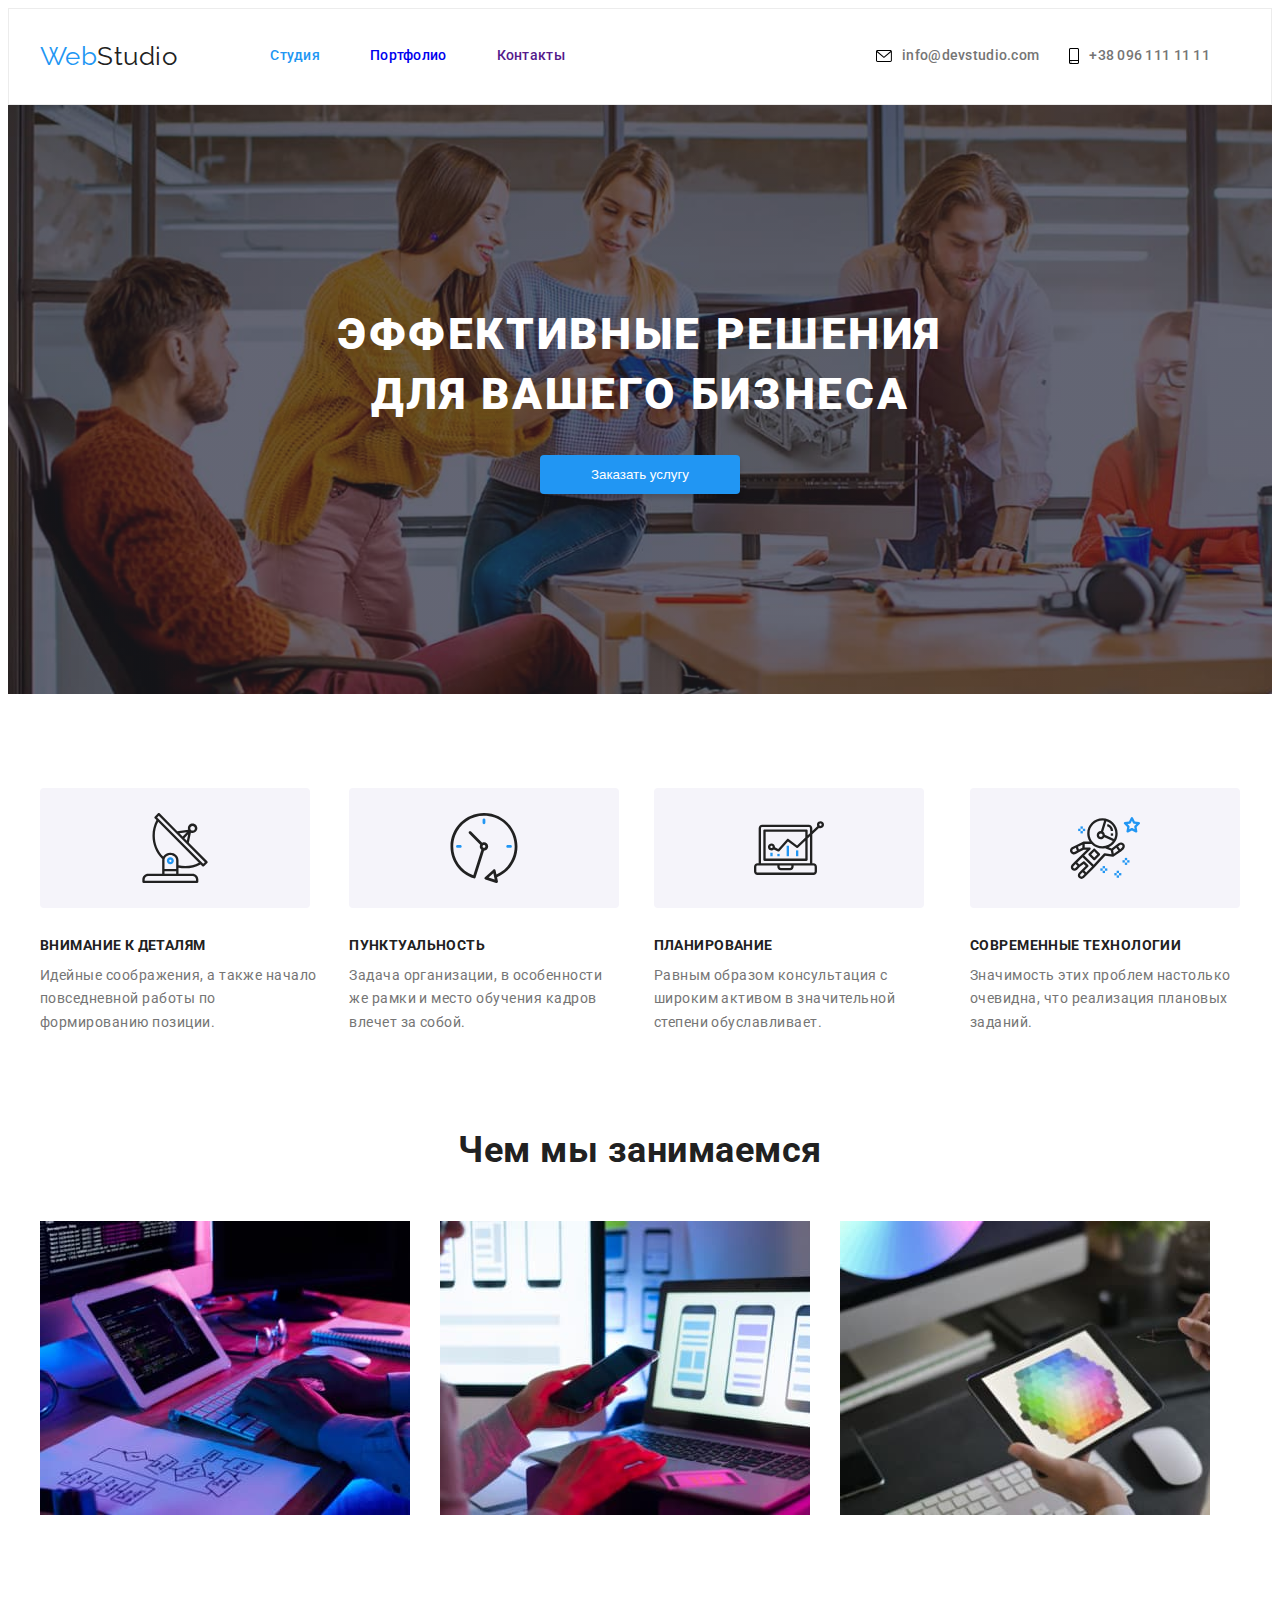
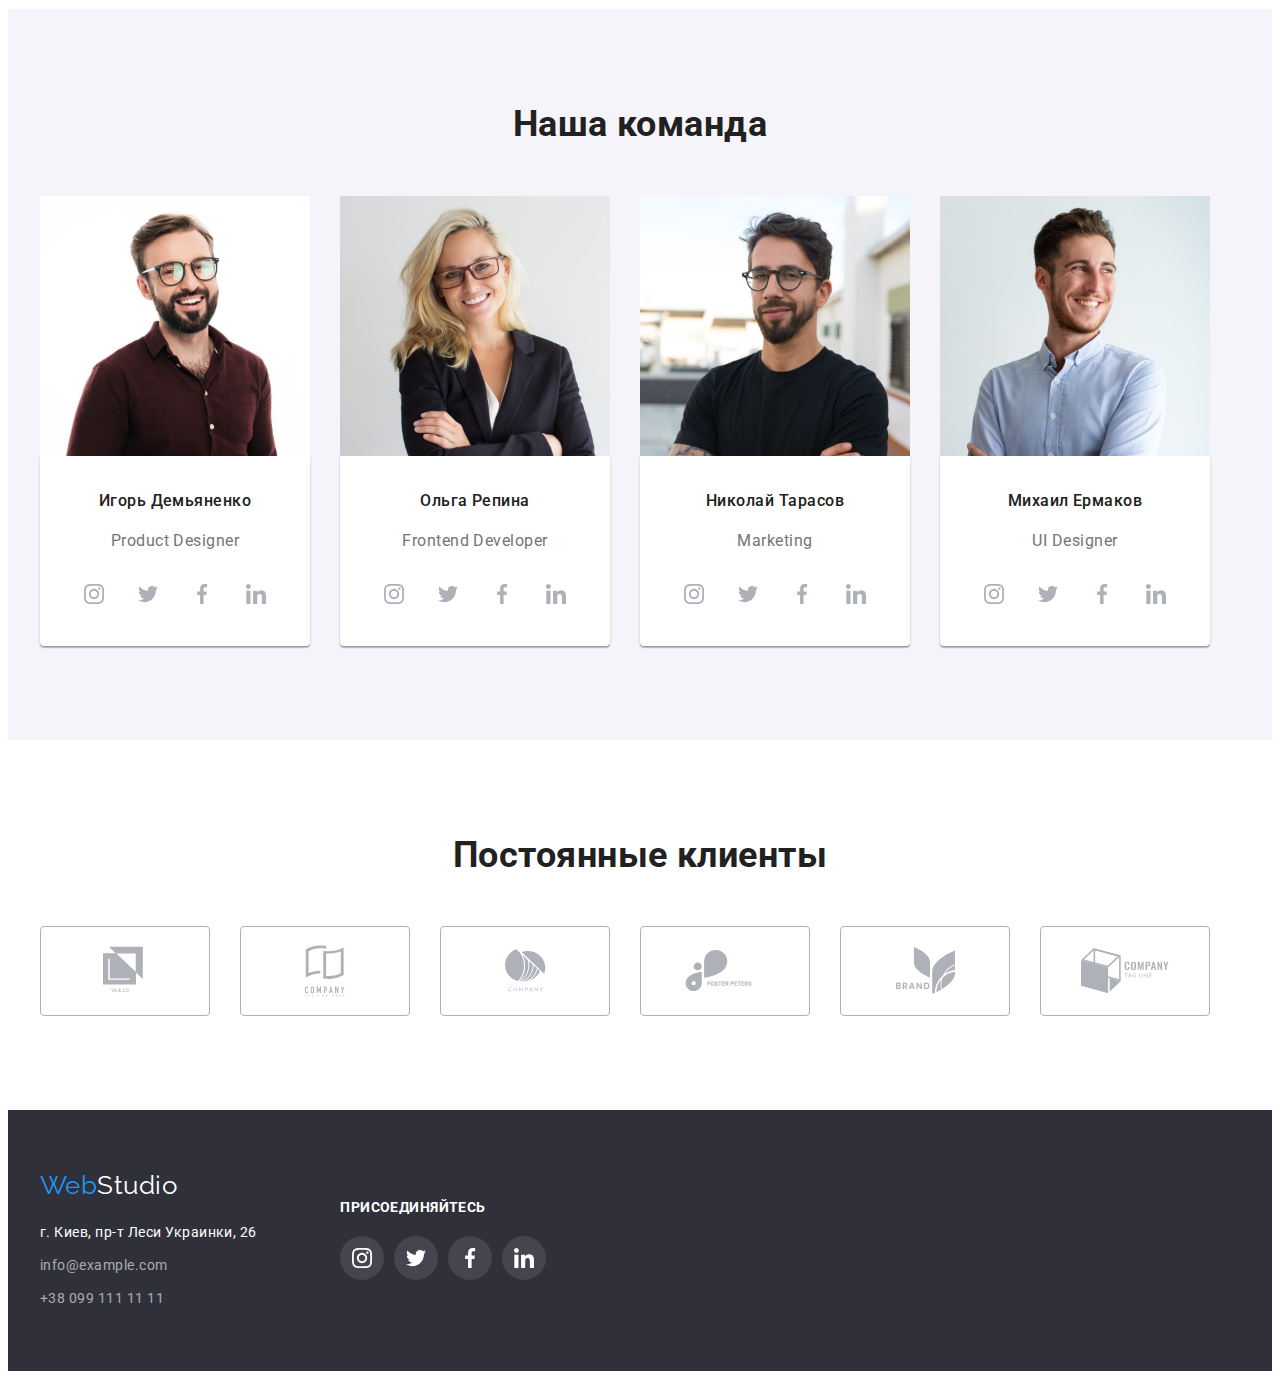
<file: index.html>
<!DOCTYPE html>
<html lang="ru">
  <head>
    <meta charset="UTF-8" />
    <meta name="viewport" content="width=, initial-scale=1.0" />
    <title>Вебстудио</title>
    <link rel="preconnect" href="https://fonts.gstatic.com" />
    <link rel="stylesheet" href="https://cdnjs.cloudflare.com/ajax/libs/modern-normalize/1.0.0/modern-normalize.min.css"
      integrity="sha512-ISS7cAi1PEhQ8jnbJpJZMd29NlhNj4AWYyLOSp2CE/CsHxTCu+r+t0D2yoJudVrd0/8fTVPUVDzY5Tvli75u/g=="
      crossorigin="anonymous" />
    <link href="https://fonts.googleapis.com/css2?family=Raleway:wght@700&family=Roboto:wght@400;500;700;900&display=swap"
      rel="stylesheet"/>
    <link rel="stylesheet" href="./css/style.css" />
  </head>
  <body>
    <!--Шапка-->
    <header class="header">
      <div class="container">
      <nav class="nav-information">
        <a href="./index.html" class="logo" >
          <span class="logo-part">Web</span>Studio
        </a>

        <ul class="site-nav list">
          <li class="navigation-item"><a href="" class="link current">Студия</a></li>
          <li class="navigation-item"><a href="./portfolio.html" class="link">Портфолио</a></li>
          <li class="navigation-item"><a href="" class="link">Контакты</a></li>
        </ul>
      </nav>
  
      <ul class="contact-nav-header list">
        <li class="mail-contact">
          <a class="contact-nav link" href="mailto:info@devstudio.com">
          <svg class="mail-icon" width="16px" height="12px">
            <use href="./images/sprite.svg#icon-mail"></use>
          </svg>
                  info@devstudio.com</a>
                </li>
        <li class="mail-contact"><a class="contact-nav link" href="tel:+380961111111">

          <svg class="mail-icon" width="10px" height="16px">
            <use href="./images/sprite.svg#icon-smartphone"></use>
          </svg>
          +38 096 111 11 11</a></li>
      </ul>
  
      </div>
    </header>

    <main>
      <!--Герой-->

        <section class="hero">
          <div class="container">
          <h1 class="hero-title">Эффективные решения для вашего бизнеса</h1>
          <button type="button" class="modal-button ">Заказать услугу</button>
          </div>
        </section>
    
      <!--Преимущества-->
      <section class="features-section">
        <div class="container">
        <h2 class="visually-hidden">Преимущества</h2>        
        <ul class="features list"> 
            <li class="features-item">
              <div class="visually-list">
                <svg class="visually-list-icon" width="70" height="70">
                  <use href="./images/sprite.svg#icon-antenna"></use>
                </svg>
              </div>
            <h3 class="features-item-title">Внимание к деталям</h3>
            <p class="features-item-text">
              Идейные соображения, а также начало повседневной работы по
              формированию позиции.
            </p>
          </li>
          
          
          <li class="features-item">
            <div class="visually-list">
              <svg class="visually-list-icon" width="70" height="70">
                <use href="./images/sprite.svg#icon-clock"></use>
              </svg>
            </div>
            <h3 class="features-item-title">Пунктуальность</h3>
            <p class="features-item-text">
              Задача организации, в особенности же рамки и место обучения кадров
              влечет за собой.
            </p>
          </li>

          <li class="features-item">
            <div class="visually-list">
              <svg class="visually-list-icon" width="70" height="70">
                <use href="./images/sprite.svg#icon-diagram"></use>
              </svg>
            </div>
            <h3 class="features-item-title">Планирование</h3>
            <p class="features-item-text">
              Равным образом консультация с широким активом в значительной
              степени обуславливает.
            </p>
          </li>

          <li class="features-item">
            <div class="visually-list">
              <svg class="visually-list-icon" width="70" height="70">
                <use href="./images/sprite.svg#icon-astronaut"></use>
              </svg>
            </div>
            <h3 class="features-item-title">Современные технологии</h3>
            <p class="features-item-text">
              Значимость этих проблем настолько очевидна, что реализация
              плановых заданий.
            </p>
          </li>
        </ul>
        </div>
      </section>
      <!--Чем занимаемся-->
      <section class="about-us">
        <div class="container">
        <h2 class="about-title">Чем мы занимаемся</h2>
          <ul class="about-us-list list">
            <li class="about-us-item">
              <img
          src="./images/img.jpg"
          alt="человек печатает на клавиатуре"
          width="370"
          height="294"/>
            </li>
            <li class="about-us-item">
              <img
          src="./images/img1.jpg"
          alt="человек сопрягает телефон и ноутбук"
          width="370"
          height="294"/>
            </li>
            <li class="about-us-item">
              <img
          src="./images/img2.jpg"
          alt="изображение на планшете"
          width="370"
          height="294"/>
            </li>
          </ul>
        </div>
      </section>
      <!--Наша команда-->
      <section class="our-team">
        <div class="container">
          <h2 class="team-title">Наша команда</h2>
          <ul class="team-members list">

            <li class="team-members-item">
              <img src="./images/team/demyanenko.jpg" alt="Игорь Демьяненко" width="270" height="260" />
              <div class="team-members-list-wrapper">
                <h3 class="title-name">Игорь Демьяненко</h3>
                <p lang="en" class="title-proffesion">Product Designer</p>
              <ul class="social-list list">
                <li class="social-list-item">
                  <a href="" class="social-list-link link">
                    <svg class="social-list-icon">
                      <use href="./images/sprite.svg#icon-instagram"></use>
                    </svg>
                  </a>
                </li>
                <li class="social-list-item">
                  <a href="" class="social-list-link link">
                    <svg class="social-list-icon">
                      <use href="./images/sprite.svg#icon-twitter" ></use>
                    </svg>
                  </a>
                </li>
                <li class="social-list-item">
                  <a href="" class="social-list-link link">
                    <svg class="social-list-icon">
                      <use href="./images/sprite.svg#icon-facebook" ></use>
                    </svg>
                  </a>
                </li>
                <li class="social-list-item">
                  <a href="" class="social-list-link link">
                    <svg class="social-list-icon">
                      <use href="./images/sprite.svg#icon-linkedin" ></use>
                    </svg>
                  </a>
                </li>
              </ul>
              </div>
            </li>
        
          
            <li class="team-members-item">
              <img src="./images/team/repina.jpg" alt="Ольга Репина" width="270" height="260" />
              <div class="team-members-list-wrapper">
                <h3 class="title-name">Ольга Репина</h3>
                <p lang="en" class="title-proffesion">Frontend Developer</p>
                <ul class="social-list list">
                  <li class="social-list-item">
                    <a href="" class="social-list-link link">
                      <svg class="social-list-icon">
                        <use href="./images/sprite.svg#icon-instagram"></use>
                      </svg>
                    </a>
                  </li>
                  <li class="social-list-item">
                    <a href="" class="social-list-link link">
                      <svg class="social-list-icon">
                        <use href="./images/sprite.svg#icon-twitter"></use>
                      </svg>
                    </a>
                  </li>
                  <li class="social-list-item">
                    <a href="" class="social-list-link link">
                      <svg class="social-list-icon">
                        <use href="./images/sprite.svg#icon-facebook"></use>
                      </svg>
                    </a>
                  </li>
                  <li class="social-list-item">
                    <a href="" class="social-list-link link">
                      <svg class="social-list-icon">
                        <use href="./images/sprite.svg#icon-linkedin"></use>
                      </svg>
                    </a>
                  </li>
                </ul>
              </div>
            </li>
          
            <li class="team-members-item">
              <img src="./images/team/tarasov.jpg" alt="Николай Тарасов" width="270" height="260" />
              <div class="team-members-list-wrapper">
                <h3 class="title-name">Николай Тарасов</h3>
                <p lang="en" class="title-proffesion">Marketing</p>
                <ul class="social-list list">
                  <li class="social-list-item">
                    <a href="" class="social-list-link link">
                      <svg class="social-list-icon">
                        <use href="./images/sprite.svg#icon-instagram"></use>
                      </svg>
                    </a>
                  </li>
                  <li class="social-list-item">
                    <a href="" class="social-list-link link">
                      <svg class="social-list-icon">
                        <use href="./images/sprite.svg#icon-twitter"></use>
                      </svg>
                    </a>
                  </li>
                  <li class="social-list-item">
                    <a href="" class="social-list-link link">
                      <svg class="social-list-icon">
                        <use href="./images/sprite.svg#icon-facebook"></use>
                      </svg>
                    </a>
                  </li>
                  <li class="social-list-item">
                    <a href="" class="social-list-link link">
                      <svg class="social-list-icon">
                        <use href="./images/sprite.svg#icon-linkedin"></use>
                      </svg>
                    </a>
                  </li>
                </ul>
              </div>
            </li>
          
            <li class="team-members-item">
              <img src="./images/team/ermakov.jpg" alt="Михаил Ермаков" width="270" height="260" />
              <div class="team-members-list-wrapper">
                <h3 class="title-name">Михаил Ермаков</h3>
                <p lang="en" class="title-proffesion">UI Designer</p>
                <ul class="social-list list">
                  <li class="social-list-item">
                    <a href="" class="social-list-link link">
                      <svg class="social-list-icon">
                        <use href="./images/sprite.svg#icon-instagram"></use>
                      </svg>
                    </a>
                  </li>
                  <li class="social-list-item">
                    <a href="" class="social-list-link link">
                      <svg class="social-list-icon">
                        <use href="./images/sprite.svg#icon-twitter"></use>
                      </svg>
                    </a>
                  </li>
                  <li class="social-list-item">
                    <a href="" class="social-list-link link">
                      <svg class="social-list-icon">
                        <use href="./images/sprite.svg#icon-facebook"></use>
                      </svg>
                    </a>
                  </li>
                  <li class="social-list-item">
                    <a href="" class="social-list-link link">
                      <svg class="social-list-icon">
                        <use href="./images/sprite.svg#icon-linkedin"></use>
                      </svg>
                    </a>
                  </li>
                </ul>
              </div>
            </li>
          </ul>
        </div>
      </section>

      <section class="clients">
        <div class="container">
        <h2 class="team-title">Постоянные клиенты</h2>
        <ul class="clients-list list">
          <li class="clients-list-item">
            <a href="" class="clients-list-link link">
              <svg class="clients-list-icon" width="44px" height="50px">
                <use href="./images/sprite.svg#icon-logo-1" ></use>
              </svg>
            </a>
          </li>
          <li class="clients-list-item">
            <a href="" class="clients-list-link link" >
              <svg class="clients-list-icon" width="40px" height="52px">
                <use href="./images/sprite.svg#icon-logo-2" ></use>
              </svg>
            </a>
          </li>
          <li class="clients-list-item">
            <a href="" class="clients-list-link link">
              <svg class="clients-list-icon" width="41px" height="43px">
                <use href="./images/sprite.svg#icon-logo-3" ></use>
              </svg>
            </a>
          </li>
        <li class="clients-list-item">
          <a href="" class="clients-list-link link">
            <svg class="clients-list-icon" width="80px" height="42px">
              <use href="./images/sprite.svg#icon-logo-4" ></use>
            </svg>
          </a>
        </li>
          <li class="clients-list-item">
            <a href="" class="clients-list-link link">
              <svg class="clients-list-icon" width="59px" height="47px">
                <use href="./images/sprite.svg#icon-logo-5" ></use>
              </svg>
            </a>
          </li>
          <li class="clients-list-item">
            <a href="" class="clients-list-link link">
              <svg class="clients-list-icon" width="88px" height="46px">
                <use href="./images/sprite.svg#icon-logo-6"></use>
              </svg>
            </a>
          </li>
        </ul>
        </div>
      </section>
    </main>
    <!---Футер-->
    <footer class="footer">
      <div class="container">
        <div class="left-parts">
      <a href="./index.html" class="logo logo-dark-theme">
        <span class="logo-part">Web</span>Studio
      </a>
      <address class="address-main">
        <ul class="all-adress-item list">
          <li class="adrees-item">
            <p class="address-title">г. Киев, пр-т Леси Украинки, 26</p>
          </li>
          <li class="adrees-item">
            <a href="mailto:info@example.com" class="title-info link">info@example.com</a>
          </li>
          <li class="adrees-item">
            <a href="tel:+380991111111" class="title-info link">+38 099 111 11 11</a>
          </li>
        </ul>
      </address>
      </div>
      <div class="footer-wraper">
      <p class="features-item-title">присоединяйтесь</p>
      <ul class="footer-social-list list">
        <li class="footer-social-item">
          <a href="" class="footer-social-link link">
            <svg class="footer-social-icon" width="20px" height="20px">
              <use href="./images/sprite.svg#icon-instagram"></use>
            </svg>
          </a>
        </li>
        <li class="footer-social-item">
          <a href="" class="footer-social-link link">
            <svg class="footer-social-icon" width="20px" height="20px">
              <use href="./images/sprite.svg#icon-twitter"></use>
            </svg>
          </a>
        </li>
        <li class="footer-social-item">
          <a href="" class="footer-social-link link">
            <svg class="footer-social-icon" width="20px" height="20px">
              <use href="./images/sprite.svg#icon-facebook"></use>
            </svg>
          </a>
        </li>
        <li class="footer-social-item">
          <a href="" class="footer-social-link link">
            <svg class="footer-social-icon" width="20px" height="20px">
              <use href="./images/sprite.svg#icon-linkedin"></use>
            </svg>
          </a>
        </li>
        </div>
      </div>
    </footer>
  </body>
</html>
</file>
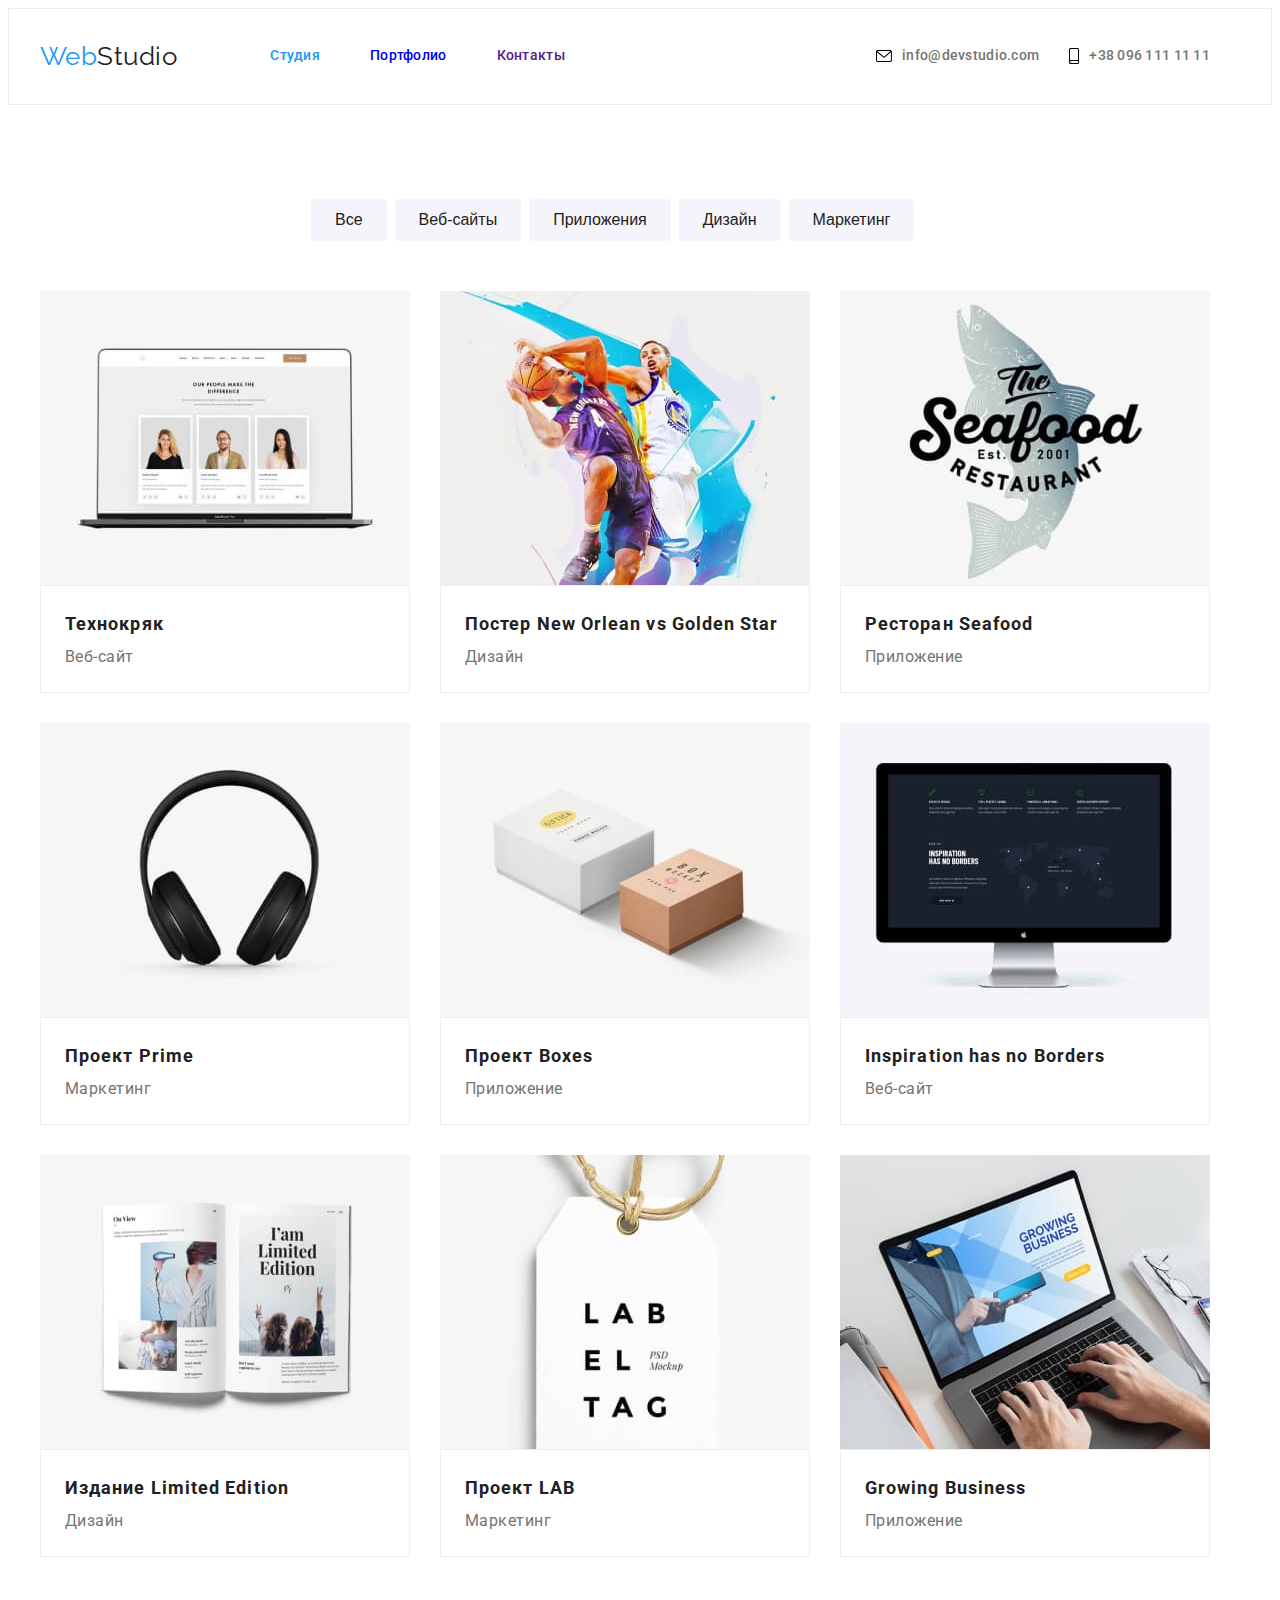
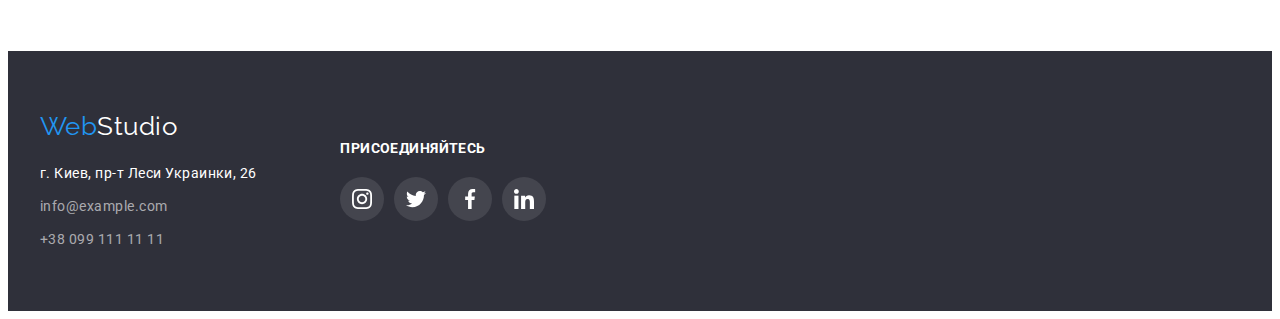
<file: portfolio.html>
<!DOCTYPE html>
<html lang="ru">
<head>
    <meta charset="UTF-8">
    <meta http-equiv="X-UA-Compatible" content="IE=edge">
    <meta name="viewport" content="width=device-width, initial-scale=1.0">
    <title>Портфолио</title>
    <link rel="preconnect" href="https://fonts.gstatic.com" />
    <link rel="stylesheet" href="https://cdnjs.cloudflare.com/ajax/libs/modern-normalize/1.0.0/modern-normalize.min.css"
        integrity="sha512-ISS7cAi1PEhQ8jnbJpJZMd29NlhNj4AWYyLOSp2CE/CsHxTCu+r+t0D2yoJudVrd0/8fTVPUVDzY5Tvli75u/g=="
        crossorigin="anonymous" />
    <link href="https://fonts.googleapis.com/css2?family=Raleway:wght@700&family=Roboto:wght@400;500;700;900&display=swap"
        rel="stylesheet" />
    <link rel="stylesheet" href="./css/style.css" />
</head>
<body>
<!--Шапка-->
<header class="header">
    <div class="container">
        <nav class="nav-information">
            <a href="./index.html" class="logo">
                <span class="logo-part">Web</span>Studio
            </a>

            <ul class="site-nav list">
                <li class="navigation-item"><a href="" class="link current">Студия</a></li>
                <li class="navigation-item"><a href="./portfolio.html" class="link">Портфолио</a></li>
                <li class="navigation-item"><a href="" class="link">Контакты</a></li>
            </ul>
        </nav>

        <ul class="contact-nav-header list">
            <li class="mail-contact">
                <a class="contact-nav link" href="mailto:info@devstudio.com">
                    <svg class="mail-icon" width="16px" height="12px">
                        <use href="./images/sprite.svg#icon-mail"></use>
                    </svg>
                    info@devstudio.com</a>
            </li>
            <li class="mail-contact"><a class="contact-nav link" href="tel:+380961111111">

                    <svg class="mail-icon" width="10px" height="16px">
                        <use href="./images/sprite.svg#icon-smartphone"></use>
                    </svg>
                    +38 096 111 11 11</a></li>
        </ul>

    </div>
</header>

    
    <main>
        <section class="portfolio-project">
        <div class="container">
        <h1 class="visually-hidden">Наши проекты</h1>
        <ul class="filtre-of-work list">
            <li><button type="button" class="button-choise list">Все</button> </li>
            <li><button type="button" class="button-choise list">Веб-сайты</button> </li>
            <li><button type="button" class="button-choise list">Приложения</button> </li>
            <li><button type="button" class="button-choise list">Дизайн</button> </li>
            <li><button type="button" class="button-choise list">Маркетинг</button> </li> 
        </ul>
        </div>
        </section>
        <section class="portfolio-card-set">
            <h2 class="visually-hidden">Ссылки на проекты</h2>
        <div class="container">
        <ul class="card-set list">
            <li class="item">
                <article class="card">
                    <a href="" class="card-link"></a>
                 <img src="./images/portfolio/techokryak.jpg" alt="команда специалистов на экране монитора" width="370" height="294">
                <div class="card-thumb">
                 <h2 class="work-project">Технокряк</h2>
                 <p class="work-name">Веб-сайт</p>
                </div>
                </article>
            </li>
            <li class="item">
                <article class="card">
                    <a href=""></a>
                    <img src="./images/portfolio/poster.jpg" alt="команда специалистов на экране монитора" width="370" height="294">
                    <div class="card-thumb">
                        <h2 class="work-project">Постер New Orlean vs Golden Star</h2>
                        <p class="work-name">Дизайн</p>
                    </div>
                </article>
            </li>
            <li class="item">
                <article class="card">
                    <a href=""></a>
                    <img src="./images/portfolio/seafood.jpg" alt="команда специалистов на экране монитора" width="370" height="294">
                    <div class="card-thumb">
                        <h2 class="work-project">Ресторан Seafood</h2>
                        <p class="work-name">Приложение</p>
                    </div>
                </article>
            </li>
            <li class="item">
                <article class="card">
                    <a href=""></a>
                    <img src="./images/portfolio/prime.jpg" alt="команда специалистов на экране монитора" width="370" height="294">
                    <div class="card-thumb">
                        <h2 class="work-project">Проект Prime</h2>
                        <p class="work-name">Маркетинг</p>
                    </div>
            </li>
            <li class="item">
                <article class="card">
                    <a href=""></a>
                    <img src="./images/portfolio/boxes.jpg" alt="команда специалистов на экране монитора" width="370" height="294">
                    <div class="card-thumb">
                        <h2 class="work-project">Проект Boxes</h2>
                        <p class="work-name">Приложение</p>
                    </div>
            </li>
            <li class="item">
                <article class="card">
                    <a href=""></a>
                    <img src="./images/portfolio/inspiration-has-no-borders.jpg" alt="команда специалистов на экране монитора" width="370" height="294">
                    <div class="card-thumb">
                        <h2 class="work-project">Inspiration has no Borders</h2>
                        <p class="work-name">Веб-сайт</p>
                    </div>
            </li>
            <li class="item">
                <article class="card">
                    <a href=""></a>
                    <img src="./images/portfolio/limited-edition.jpg" alt="команда специалистов на экране монитора" width="370" height="294">
                    <div class="card-thumb">
                        <h2 class="work-project">Издание Limited Edition</h2>
                        <p class="work-name">Дизайн</p>
                    </div>
            </li>
            <li class="item">
                <article class="card">
                    <a href=""></a>
                    <img src="./images/portfolio/lab.jpg" alt="команда специалистов на экране монитора" width="370" height="294">
                    <div class="card-thumb">
                        <h2 class="work-project">Проект LAB</h2>
                        <p class="work-name">Маркетинг</p>
                    </div>
            </li>
            <li class="item">
                <article class="card">
                    <a href=""></a>
                    <img src="./images/portfolio/growing-business.jpg" alt="команда специалистов на экране монитора" width="370" height="294">
                    <div class="card-thumb">
                        <h2 class="work-project">Growing Business</h2>
                        <p class="work-name">Приложение</p>
                    </div>
            </li>
        </ul>
        </div>
        </section>
    </main>

        <!---Футер-->
    <footer class="footer">
      <div class="container">
        <div class="left-parts">
      <a href="./index.html" class="logo logo-dark-theme">
        <span class="logo-part">Web</span>Studio
      </a>
      <address class="address-main">
        <ul class="all-adress-item list">
          <li class="adrees-item">
            <p class="address-title">г. Киев, пр-т Леси Украинки, 26</p>
          </li>
          <li class="adrees-item">
            <a href="mailto:info@example.com" class="title-info link">info@example.com</a>
          </li>
          <li class="adrees-item">
            <a href="tel:+380991111111" class="title-info link">+38 099 111 11 11</a>
          </li>
        </ul>
      </address>
      </div>
      <div class="footer-wraper">
      <p class="features-item-title">присоединяйтесь</p>
      <ul class="footer-social-list list">
        <li class="footer-social-item">
          <a href="" class="footer-social-link link">
            <svg class="footer-social-icon" width="20px" height="20px">
              <use href="./images/sprite.svg#icon-instagram"></use>
            </svg>
          </a>
        </li>
        <li class="footer-social-item">
          <a href="" class="footer-social-link link">
            <svg class="footer-social-icon" width="20px" height="20px">
              <use href="./images/sprite.svg#icon-twitter"></use>
            </svg>
          </a>
        </li>
        <li class="footer-social-item">
          <a href="" class="footer-social-link link">
            <svg class="footer-social-icon" width="20px" height="20px">
              <use href="./images/sprite.svg#icon-facebook"></use>
            </svg>
          </a>
        </li>
        <li class="footer-social-item">
          <a href="" class="footer-social-link link">
            <svg class="footer-social-icon" width="20px" height="20px">
              <use href="./images/sprite.svg#icon-linkedin"></use>
            </svg>
          </a>
        </li>
        </div>
      </div>
    </footer>
    
</body>
</html>
</file>
<file: css/style.css>
:root {
  --primary-text-color: #757575;
  --title-text-color: #212121;
  --accent-color: #2196f3;
  --secondary-text-color: #ffffff;
  --main-font: Roboto, sans-serif;
  --secondary-font: Raleway, sans-serif;
  --section-pad-top: 94px;
  --section-pad-bott: 94px;
}

.list {
  list-style: none;
}
.link {
  text-decoration: none;
}
h1,
h2,
h3,
h4,
h5,
h6,
p {
  margin: 0;
}
ul,
ol {
  margin: 0;
  padding: 0;
}
img {
  display: block;
}
.visually-hidden {
  position: absolute !important;
  clip: rect(1px 1px 1px 1px); /* IE6, IE7 */
  clip: rect(1px, 1px, 1px, 1px);
  padding: 0 !important;
  border: 0 !important;
  height: 1px !important;
  width: 1px !important;
  overflow: hidden;
}

body {
  background-color: #ffffff;
  color: var(--primary-text-color);
  font-family: var(--main-font);
  letter-spacing: 0.03em;
}
/*container*/
.container {
  width: 1200px;
  padding-left: 15px;
  padding-right: 15px;
  margin: 0 auto;
}
.header .container {
  display: flex;
  align-items: center;
}
/*header*/
.header {
  padding-top: 32px;
  padding-bottom: 32px;
  border: 1px solid #ececec;
}
.nav-information {
  display: flex;
  align-items: center;
}
/*logo*/
.logo {
  color: var(--title-text-color);
  font-family: var(--secondary-font);
  font-size: 26px;
  line-height: 1.19;
  text-decoration: none;
  margin-right: 93px;
}
.logo-part {
  color: var(--accent-color);
}
.logo-dark-theme {
  color: var(--secondary-text-color);
}
/*site-nav*/
.nav-information {
  display: flex;
  align-items: center;
}
.site-nav {
  color: var(--title-text-color);
  font-family: inherit;
  font-weight: 500;
  font-size: 14px;
  line-height: 1.14;
  letter-spacing: 0.02em;
  display: flex;
  align-items: center;
}
.site-nav .link:hover,
.site-nav .link:focus {
  color: var(--accent-color);
}
.site-nav .link.current {
  color: var(--accent-color);
}
.contact-nav {
  color: var(--primary-text-color);
  font-weight: 500;
  font-size: 14px;
  line-height: 1.14;
  letter-spacing: 0.02em;
}
.contact-nav:hover,
.contact-nav:focus {
  color: var(--accent-color);
}
.contact-nav-header {
  display: flex;
  align-items: center;
  margin-left: auto;
}
.mail-contact {
  margin-right: 30px;
}
.mail-contact:hover,
.mail-contact:focus {
  fill: var(--accent-color);
}
.mail-icon {
  margin-right: 10px;
}
.contact-nav {
  display: flex;
  align-items: center;
}
.navigation-item:not(:last-child) {
  margin-right: 50px;
}
.mail-logo {
  display: flex;
  align-items: center;
}
.mail-logo::before {
  display: block;
  content: "";
  margin-right: 10px;
}
/*hero*/
.hero {
  padding-top: 200px;
  padding-bottom: 200px;
  text-align: center;
  background-color: #555555;
  background-image: linear-gradient(
      rgba(47, 48, 58, 0.4),
      rgba(47, 48, 58, 0.4)
    ),
    url(../images/bg.jpg);
  background-repeat: no-repeat;
  background-size: cover;
  max-width: 1600px;
  margin: 0 auto;
}
.hero-title {
  color: var(--secondary-text-color);
  font-weight: 900;
  font-size: 44px;
  line-height: 1.36;

  letter-spacing: 0.06em;
  text-transform: uppercase;
  margin-bottom: 30px;
  font-weight: 900;
  padding-left: 252px;
  padding-right: 252px;
}

/*button*/
.modal-button {
  color: var(--secondary-text-color);
  background-color: var(--accent-color);
  box-shadow: 0px 4px 4px rgba(0, 0, 0, 0.15);
  border-color: transparent;
  cursor: pointer;
  min-width: 200px;
  padding: 10px 32px;
  border-radius: 4px;
}
/*features*/
.features-section {
  padding-top: var(--section-pad-top);
  padding-bottom: 47px;
}
.features {
  display: flex;
  align-items: center;
  margin-left: -30px;
  margin-top: -30px;
}
.features-item {
  margin-left: 30px;
  margin-top: 30px;
  flex-basis: calc(100% / 4 -30px);
}
.features .features-item-title {
  color: var(--title-text-color);
  font-weight: 700;
  font-size: 14px;
  line-height: 1.14;
  text-transform: uppercase;
  margin-bottom: 10px;
}
.features-item-text {
  font-size: 14px;
  line-height: 1.71;
  min-width: 270px;
}
.visually-list-icon:not(:last-child) {
  margin-right: 30px;
}
.visually-list {
  display: flex;
  justify-content: center;
  align-items: center;
  width: 270px;
  height: 120px;
  background: #f5f4fa;
  border-radius: 4px;
  margin-bottom: 30px;
}

/*about-us*/
.about-us {
  padding-top: 47px;
  padding-bottom: var(--section-pad-bott);
}
.about-title {
  color: var(--title-text-color);
  font-weight: 700;
  font-size: 36px;
  line-height: 1.17;
  text-align: center;
  margin-bottom: 50px;
}
.about-us-list {
  display: flex;
  flex-wrap: wrap;
  margin-left: -30px;
  margin-top: -30px;
}
.about-us-item {
  margin-left: 30px;
  margin-top: 30px;
  flex-basis: calc(100% / 3 -30px);
}

/*our-team*/
.social-list {
  display: flex;
  align-items: center;
  justify-content: space-between;
  padding-left: 32px;
  padding-right: 32px;
}
.social-list-link {
  display: flex;
  justify-content: center;
  align-items: center;
  width: 44px;
  height: 44px;
  border-radius: 50%;
  background-color: #ffffff;
}

.social-list-link:hover,
.social-list-link:focus {
  background-color: var(--accent-color);
}

.social-list-link:hover .social-list-icon,
.social-list-link:focus .social-list-icon {
  fill: #ffffff;
}
.social-list-icon {
  width: 20px;
  height: 20px;
  fill: #afb1b8;
}
.our-team {
  background-color: #f5f4fa;
  padding-top: var(--section-pad-top);
  padding-bottom: var(--section-pad-bott);
}
.team-members {
  display: flex;
  flex-wrap: wrap;
  margin-left: -30px;
  margin-top: -30px;
}
.team-members-item {
  margin-left: 30px;
  margin-top: 30px;
  flex-basis: calc(100% / 3 -30px);
}
.team-title {
  color: var(--title-text-color);
  font-weight: 700;
  font-size: 36px;
  line-height: 1.17;
  text-align: center;
  margin-bottom: 50px;
}
.team-members-list-wrapper {
  padding-top: 30px;
  padding-bottom: 30px;
  background-color: #ffffff;
  box-shadow: 0px 1px 3px rgba(0, 0, 0, 0.12), 0px 1px 1px rgba(0, 0, 0, 0.14),
    0px 2px 1px rgba(0, 0, 0, 0.2);
  border-radius: 0px 0px 4px 4px;
}
.title-name {
  color: var(--title-text-color);
  font-weight: 500;
  font-size: 16px;
  line-height: 1.88;
  text-align: center;
  margin-bottom: 10px;
}
.title-proffesion {
  font-size: 16px;
  line-height: 1.88;
  text-align: center;
  margin-bottom: 16px;
}

/*clients*/
.clients {
  padding-top: 94px;
  padding-bottom: 94px;
}
.clients-list {
  display: flex;
  align-items: center;
  justify-content: space-between;
}
.clients-list-link {
  display: flex;
  justify-content: center;
  align-items: center;
  width: 170px;
  height: 90px;
  border: 1px solid #afb1b8;
  box-sizing: border-box;
  border-radius: 4px;
  background-color: #ffffff;
}
.clients-list-link:hover,
.clients-list-link:focus {
  border: 1px solid var(--accent-color);
}

.clients-list-item {
  margin-right: 30px;
}

.clients-list-link:hover .clients-list-icon,
.clients-list-link:focus .clients-list-icon {
  fill: var(--accent-color);
}
.clients-list-icon {
  fill: #afb1b8;
}
/* footer*/
.footer .container {
  display: flex;
  justify-content: flex-start;
  align-items: center;
}
.all-adress-item {
  margin-top: 20px;
}
.footer {
  background-color: #2f303a;
  padding-top: 60px;
  padding-bottom: 60px;
}
.address-main {
  font-style: normal;
}
.address-title {
  color: var(--secondary-text-color);
  font-size: 14px;
  line-height: 1.71;
}
.adrees-item:not(:last-child) {
  padding-bottom: 9px;
}
.title-info {
  color: rgba(255, 255, 255, 0.6);
  font-size: 14px;
  line-height: 1.71;
}
.title-info:focus,
.title-info:hover {
  color: var(--accent-color);
}
.left-parts {
  margin-right: 70px;
}
.footer-social-list {
  display: flex;
  align-items: center;
  justify-content: space-between;
}
.features-item-title {
  margin-bottom: 20px;
  font-weight: 700;
  font-size: 14px;
  line-height: 1.14;
  letter-spacing: 0.03em;
  text-transform: uppercase;
  color: #ffffff;
}
.footer-social-link {
  box-sizing: border-box;
  border-radius: 50px;
  background: rgba(255, 255, 255, 0.1);
  height: 44px;
  width: 44px;
  display: flex;
  justify-content: center;
  align-items: center;
  margin-right: 10px;
}
.footer-social-icon {
  fill: #ffffff;
}
.footer-social-link:hover,
.footer-social-link:focus {
  background-color: var(--accent-color);
}

/*Portfolio-project*/
.filtre-of-work {
  padding-bottom: 50px;
  display: flex;
  flex-wrap: wrap;
  padding-top: 94px;
}
.portfolio-project {
  align-items: center;
  padding-left: 280px;
  padding-right: 279px;
}
.work-project {
  color: var(--title-text-color);
  font-weight: 700;
  font-size: 18px;
  line-height: 2;
  letter-spacing: 0.06em;
}
.work-name {
  font-size: 16px;
  line-height: 1.87;
}
.button-choise {
  color: var(--title-text-color);
  background-color: #f5f4fa;
  border-color: transparent;
  cursor: pointer;
  font-weight: 500;
  font-size: 16px;
  line-height: 1.63;
  border-radius: 4px;
  margin-left: 8px;
  padding: 6px 22px;
}
.button-choise:hover,
.button-choise:focus {
  color: var(--secondary-text-color);
  background-color: var(--accent-color);
  box-shadow: 0px 3px 1px rgba(0, 0, 0, 0.1), 0px 1px 2px rgba(0, 0, 0, 0.08),
    0px 2px 2px rgba(0, 0, 0, 0.12);
}

.card-set {
  display: flex;
  flex-wrap: wrap;
  margin-left: -30px;
  margin-top: -30px;
}
.portfolio-card-set {
  padding-bottom: 94px;
}
.item {
  margin-left: 30px;
  margin-top: 30px;
  flex-basis: calc(100% / 3 -30px);
  cursor: pointer;
}
.card:hover,
.card:focus {
  box-shadow: 0px 1px 1px rgba(0, 0, 0, 0.12), 0px 4px 4px rgba(0, 0, 0, 0.06),
    1px 4px 6px rgba(0, 0, 0, 0.16);
}
.card-thumb {
  border: 1px solid #eeeeee;
  padding-top: 20px;
  padding-bottom: 20px;
  padding-left: 24px;
  padding-right: 24px;
}
</file>
